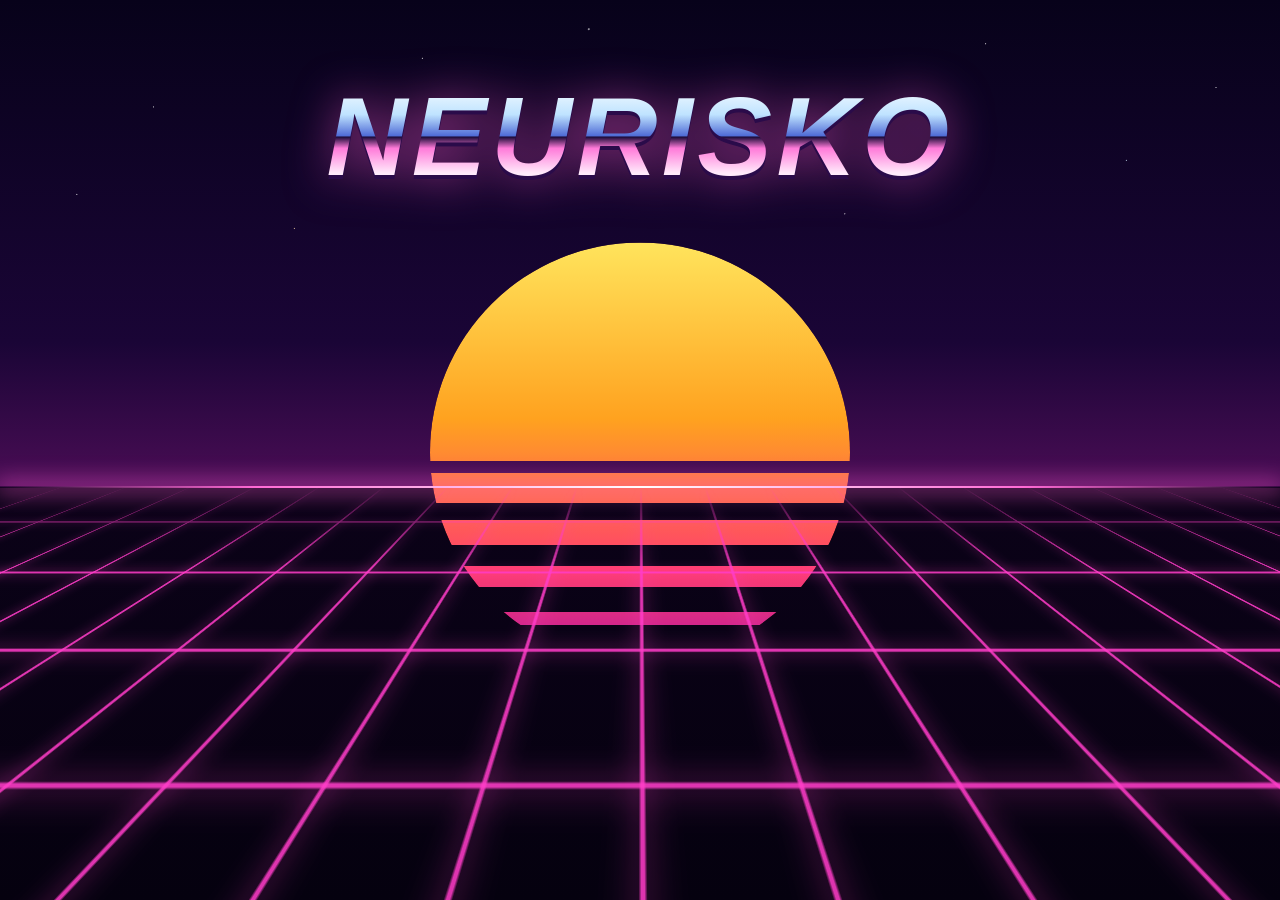
<file: scripts/video/cards/end.html>
<!doctype html>
<html lang="en"><head><meta charset="utf-8"><link rel="stylesheet" href="fx.css">
<style>
  /* Act V: full circle, back to the sunset, now with the links. */
  .center { position: absolute; left: 0; right: 0; top: 9%; display: flex; flex-direction: column; align-items: center; gap: 14px; z-index: 3; text-align: center; }
  .fx-chrome { font-size: 112px; }
  .a { font: 600 26px/1.3 var(--ui); color: #fff; margin: 0; padding: 4px 14px; border-radius: 8px; background: rgba(12, 2, 30, .55); backdrop-filter: blur(6px); }
  .b { font: italic 800 34px/1.2 var(--display); color: #7ff6ff; margin: 0; letter-spacing: .04em;
       text-shadow: 0 0 6px #7ff6ff, 0 0 22px #19c6ff, 0 2px 0 #0a0220; padding: 2px 14px; border-radius: 8px; background: rgba(12, 2, 30, .55); }
  .links { position: absolute; left: 0; right: 0; bottom: 122px; display: flex; flex-direction: column; align-items: center; gap: 10px; z-index: 3; }
  .links .fx-pill { font-size: 18px; letter-spacing: .04em; background: rgba(10, 4, 24, .6); }
  .fine { font: 500 13px/1.3 var(--ui); color: rgba(255,255,255,.7); max-width: 1000px; text-align: center; margin: 4px 0 0; }
</style></head>
<body><div class="fx-card fx-synth">
  <div class="fx-stars"></div><div class="fx-sun"></div><div class="fx-horizon"></div><div class="fx-grid"></div>
  <div class="center">
    <p class="fx-chrome fx-step on">NEURISKO</p>
    <p class="a fx-step" data-s="0">Eurisko found exploits by accident.</p>
    <p class="b fx-step" data-s="0b">NEURISKO FINDS THEM ON PURPOSE.</p>
  </div>
  <div class="links">
    <span class="fx-pill fx-step" data-s="1">▶ REPLAY · davidechen135.github.io/neurisko</span>
    <span class="fx-pill fx-step" data-s="1">SOURCE (MIT) · github.com/davidechen135/neurisko</span>
    <p class="fine fx-step" data-s="1">Built with Kiro · specs, steering, hooks and MCP in .kiro/ · TCS-lite is an original game inspired by Traveller: TCS, not affiliated with it.</p>
  </div>
</div></body></html>
</file>
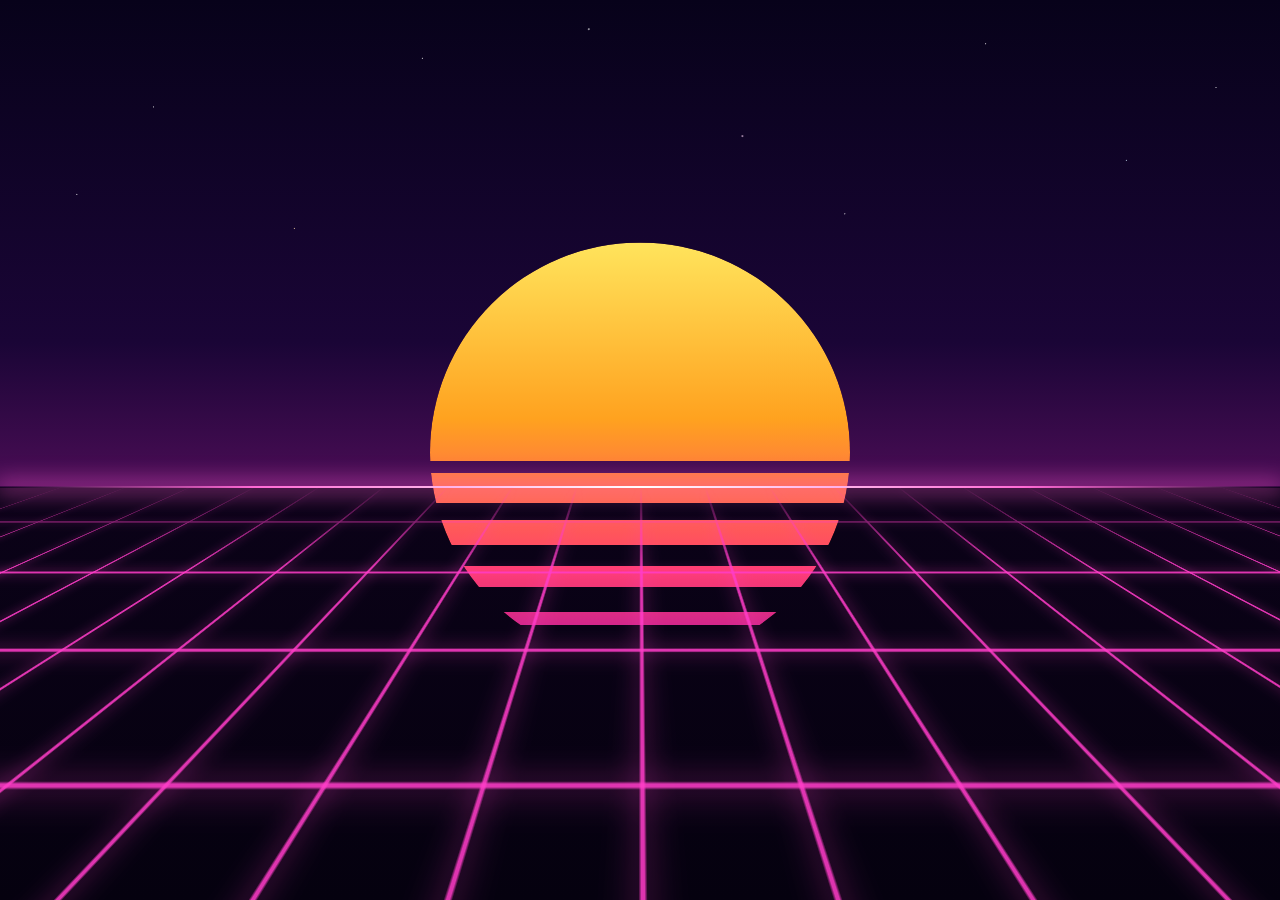
<file: scripts/video/cards/intro.html>
<!doctype html>
<html lang="en"><head><meta charset="utf-8"><link rel="stylesheet" href="fx.css">
<style>
  /* Act II: the resurrection. Synthwave sunset, chrome logo, modern type. */
  .center { position: absolute; left: 0; right: 0; top: 16%; display: flex; flex-direction: column; align-items: center; gap: 18px; z-index: 3; text-align: center; }
  .sub { font: 500 24px/1.3 var(--ui); color: #fff; letter-spacing: .04em; margin: 0; padding: 6px 16px; border-radius: 8px; background: rgba(12, 2, 30, .55); backdrop-filter: blur(6px); }
  .tag { position: absolute; left: 0; right: 0; bottom: 120px; text-align: center; z-index: 3; }
  .mission { font: italic 800 34px/1.2 var(--display); letter-spacing: .06em; color: #fff; margin: 0;
             text-shadow: 0 0 18px rgba(255, 90, 210, .9); }
</style></head>
<body><div class="fx-card fx-synth">
  <div class="fx-stars"></div><div class="fx-sun"></div><div class="fx-horizon"></div><div class="fx-grid"></div>
  <div class="center">
    <span class="fx-pill fx-step" data-s="0">KIROWEEN 2026 · RESURRECTION</span>
    <p class="fx-chrome fx-step" data-s="0">NEURISKO</p>
    <p class="sub fx-step" data-s="0b">Eurisko (Lenat, 1981) — resurrected with an LLM, built with Kiro</p>
  </div>
  <div class="tag"><p class="mission fx-step" data-s="1">FIND A GAME'S EXPLOITS BEFORE THE PLAYERS DO</p></div>
</div></body></html>
</file>
<file: scripts/video/cards/fx.css>
/* Video-only look, layered over the console and the cards. Never shipped with the site.

   The style travels through the story:
     I    1981 archive ......... VHS tape, green phosphor          (title)
     II   resurrection ......... synthwave sunset, chrome logo     (intro)
     III  the demos ............ the real console, recoloured per chapter, modern overlays
            ch1 TCS-lite = naval radar cyan · ch2 Monster Mash = Halloween pumpkin/purple
            ch3 H59 = original 1981 green under a red alarm · ch4 report = modern clean
     IV   Kiro ................. modern, Kiro purple glass         (kiro)
     V    full circle .......... synthwave again                   (end)
*/
:root {
  --accent: #39ff7a;
  --display: "Futura", "Avenir Next Condensed", "Helvetica Neue", sans-serif;
  --ui: "Avenir Next", "Helvetica Neue", sans-serif;
}

/* ---------- console recolouring per chapter ---------- */
body[data-theme="radar"] {
  --bg: #04090f; --panel: #07121b; --fg: #62f2ff; --dim: #2ea7c6; --line: #134a61;
  --amber: #ffd15c; --red: #ff6b86; --accent: #62f2ff;
}
body[data-theme="pumpkin"] {
  --bg: #0c0711; --panel: #140b1c; --fg: #ffb24a; --dim: #cf8640; --line: #4b2a63;
  --amber: #c9a2ff; --red: #ff5f6e; --accent: #ff8a1f;
}
body[data-theme="alarm"] { --accent: #ff3b5c; }
body[data-theme="clean"] {
  --bg: #090c14; --panel: #0f1522; --fg: #e9f1ff; --dim: #8ea3c4; --line: #26334d;
  --amber: #34f0b8; --red: #ff6f91; --accent: #34f0b8;
}
body[data-theme="radar"] .screen,
body[data-theme="pumpkin"] .screen,
body[data-theme="clean"] .screen { text-shadow: 0 0 3px color-mix(in srgb, var(--fg) 45%, transparent) !important; }
body[data-theme="clean"] .screen { text-shadow: none !important; }
body[data-theme="clean"]::after { opacity: .25; }

/* ---------- overlays for the console scenes ---------- */
#fx-frame {
  position: fixed; inset: 0; pointer-events: none; z-index: 90;
  box-shadow: inset 0 0 0 2px color-mix(in srgb, var(--accent) 55%, transparent),
              inset 0 0 60px color-mix(in srgb, var(--accent) 18%, transparent),
              inset 0 0 160px rgba(0, 0, 0, .55);
}
body[data-theme="alarm"] #fx-frame { animation: alarm 1.6s ease-in-out infinite; }
@keyframes alarm { 50% { box-shadow: inset 0 0 0 3px rgba(255, 59, 92, .9), inset 0 0 90px rgba(255, 59, 92, .32), inset 0 0 160px rgba(0,0,0,.55); } }

#fx-tag {
  position: fixed; top: 14px; right: 16px; z-index: 95; pointer-events: none;
  display: flex; align-items: center; gap: 10px;
  padding: 7px 14px 7px 10px; border-radius: 999px;
  background: rgba(8, 8, 16, .62); backdrop-filter: blur(10px) saturate(1.4);
  border: 1px solid color-mix(in srgb, var(--accent) 60%, transparent);
  box-shadow: 0 0 18px color-mix(in srgb, var(--accent) 35%, transparent);
  font: 600 13px/1 var(--ui); letter-spacing: .08em; color: #fff; text-shadow: none;
}
#fx-tag b {
  font: italic 800 13px/1 var(--display); color: #000; background: var(--accent);
  padding: 4px 8px; border-radius: 999px; letter-spacing: .06em;
}
#fx-tag i { font-style: normal; color: color-mix(in srgb, var(--accent) 80%, #fff); }

/* Chapter sting: a full-screen title that wipes away to reveal the console. */
#fx-sting {
  position: fixed; inset: 0; z-index: 100; pointer-events: none;
  display: flex; flex-direction: column; justify-content: center; padding-left: 110px;
  background:
    linear-gradient(115deg, rgba(5, 3, 12, .97) 55%, color-mix(in srgb, var(--accent) 70%, #000) 55.2%, rgba(5,3,12,.97) 58%, color-mix(in srgb, var(--accent) 40%, #000) 58.2%, rgba(5,3,12,.97) 60%);
  animation: sting-out .55s cubic-bezier(.7, 0, .3, 1) 1.15s forwards;
}
#fx-sting .num {
  font: italic 800 26px/1 var(--display); letter-spacing: .3em; color: var(--accent);
  text-shadow: 0 0 14px var(--accent); animation: rise .45s ease-out both;
}
#fx-sting .ttl {
  font: italic 800 92px/1 var(--display); letter-spacing: .02em; margin-top: 10px;
  color: transparent; -webkit-background-clip: text; background-clip: text;
  background-image: linear-gradient(180deg, #fff 0%, #dfe9ff 44%, color-mix(in srgb, var(--accent) 80%, #000) 50%, #fff 100%);
  filter: drop-shadow(0 0 16px color-mix(in srgb, var(--accent) 60%, transparent));
  animation: rise .5s .08s ease-out both;
}
#fx-sting .sub { font: 500 22px/1.3 var(--ui); color: #cfd8ff; margin-top: 14px; animation: rise .5s .18s ease-out both; }
@keyframes rise { from { opacity: 0; transform: translateY(18px); } }
@keyframes sting-out { to { clip-path: inset(0 0 0 100%); } }
#fx-sting { clip-path: inset(0 0 0 0); }

/* ---------- burned-in captions ---------- */
#__cap {
  font: 600 21px/1.35 var(--ui) !important;
  background: rgba(8, 8, 18, .72) !important; backdrop-filter: blur(8px);
  border-left: 3px solid var(--accent); border-radius: 6px !important;
  padding: 9px 18px !important; letter-spacing: .01em;
  box-shadow: 0 6px 24px rgba(0, 0, 0, .45);
}

/* ---------- shared card pieces ---------- */
.fx-card { position: fixed; inset: 0; overflow: hidden; font-family: var(--ui); color: #fff; text-shadow: none; }
.fx-step { opacity: 0; transform: translateY(14px); transition: opacity .5s, transform .5s cubic-bezier(.2, .8, .2, 1); }
.fx-step.on { opacity: 1; transform: none; }

/* VHS: tape OSD, scanlines and a rolling tracking band (the grain is added by ffmpeg). */
.fx-vhs-osd { position: absolute; top: 34px; left: 44px; right: 44px; display: flex; justify-content: space-between;
  font: 700 26px/1 "VCR", "Menlo", monospace; color: #f4f4f4; letter-spacing: .08em;
  text-shadow: 2px 0 0 rgba(255,0,80,.6), -2px 0 0 rgba(0,200,255,.6); z-index: 5; }
.fx-vhs-osd .rec::before { content: "▶ "; }
.fx-vhs-osd .blink { animation: blink 1s steps(1) infinite; }
.fx-vhs-band { position: absolute; left: 0; right: 0; height: 46px; z-index: 6; pointer-events: none;
  background: linear-gradient(transparent, rgba(255,255,255,.07) 40%, rgba(255,255,255,.12) 50%, rgba(255,255,255,.05) 60%, transparent);
  animation: band 7s linear infinite; mix-blend-mode: screen; }
@keyframes band { from { top: -60px; } to { top: 100%; } }
.fx-scan::after { content: ""; position: absolute; inset: 0; pointer-events: none; z-index: 4;
  background: repeating-linear-gradient(0deg, rgba(0,0,0,.28) 0 1px, transparent 1px 3px); }
@keyframes blink { 50% { opacity: 0; } }

/* Synthwave: starfield, pumpkin sun, neon grid. */
.fx-synth { background: linear-gradient(180deg, #07021a 0%, #1a0536 38%, #4a0d55 54%, #0b0218 54.2%, #05010f 100%); }
.fx-stars { position: absolute; inset: 0 0 46% 0; opacity: .8;
  background-image:
    radial-gradient(1px 1px at 12% 22%, #fff, transparent), radial-gradient(1px 1px at 33% 12%, #fff, transparent),
    radial-gradient(1.5px 1.5px at 58% 28%, #ffd6f6, transparent), radial-gradient(1px 1px at 77% 9%, #fff, transparent),
    radial-gradient(1px 1px at 88% 33%, #cfe9ff, transparent), radial-gradient(1px 1px at 6% 40%, #fff, transparent),
    radial-gradient(1.5px 1.5px at 46% 6%, #fff, transparent), radial-gradient(1px 1px at 66% 44%, #fff, transparent),
    radial-gradient(1px 1px at 23% 47%, #ffe0b0, transparent), radial-gradient(1px 1px at 95% 18%, #fff, transparent);
  animation: twinkle 4s ease-in-out infinite alternate; }
@keyframes twinkle { to { opacity: .45; } }
.fx-sun { position: absolute; left: 50%; top: 54%; width: 420px; height: 420px; transform: translate(-50%, -58%);
  border-radius: 50%;
  background: linear-gradient(180deg, #ffe45c 0%, #ffa21f 42%, #ff3d6e 78%, #b5179e 100%);
  -webkit-mask: linear-gradient(#000 52%, transparent 52% 55%, #000 55% 62%, transparent 62% 66%, #000 66% 72%, transparent 72% 77%, #000 77% 82%, transparent 82% 88%, #000 88% 91%, transparent 91%);
  mask: linear-gradient(#000 52%, transparent 52% 55%, #000 55% 62%, transparent 62% 66%, #000 66% 72%, transparent 72% 77%, #000 77% 82%, transparent 82% 88%, #000 88% 91%, transparent 91%);
  filter: drop-shadow(0 0 40px rgba(255, 120, 60, .6)); }
.fx-grid { position: absolute; left: -50%; right: -50%; bottom: -10%; height: 56%;
  transform: perspective(380px) rotateX(62deg); transform-origin: top center;
  background-image:
    linear-gradient(rgba(255, 60, 200, .85) 2px, transparent 2px),
    linear-gradient(90deg, rgba(255, 60, 200, .85) 2px, transparent 2px);
  background-size: 64px 64px; animation: grid 1.1s linear infinite;
  -webkit-mask: linear-gradient(transparent, #000 25%); mask: linear-gradient(transparent, #000 25%);
  filter: drop-shadow(0 0 6px rgba(255, 60, 200, .9)); }
@keyframes grid { to { background-position: 0 64px; } }
.fx-horizon { position: absolute; left: 0; right: 0; top: 54%; height: 2px;
  background: linear-gradient(90deg, transparent, #ff6ad5 20%, #fff 50%, #ff6ad5 80%, transparent);
  box-shadow: 0 0 22px 4px rgba(255, 90, 210, .7); }

.fx-chrome { font: italic 800 132px/1 var(--display); letter-spacing: .04em; margin: 0;
  color: transparent; -webkit-background-clip: text; background-clip: text;
  background-image: linear-gradient(180deg, #ffffff 0%, #bfe3ff 30%, #4f6bd6 49%, #1b0b38 50%, #ff7ad9 60%, #ffe9fb 82%, #ffffff 100%);
  filter: drop-shadow(0 4px 0 #2a0b4a) drop-shadow(0 0 22px rgba(255, 90, 210, .55)); }
.fx-neon { font: 700 30px/1.2 var(--display); letter-spacing: .32em; color: #7ff6ff;
  text-shadow: 0 0 6px #7ff6ff, 0 0 18px #19c6ff, 0 0 40px #19c6ff; margin: 0; }
.fx-pill { display: inline-block; font: 600 16px/1 var(--ui); letter-spacing: .14em; color: #fff;
  padding: 9px 16px; border-radius: 999px; background: rgba(255,255,255,.08);
  border: 1px solid rgba(255,255,255,.22); backdrop-filter: blur(10px); }

/* Caption accent follows the act. */
body:has(.tape) { --accent: #39ff7a; }
body:has(.fx-synth) { --accent: #ff5ad2; }
</file>
